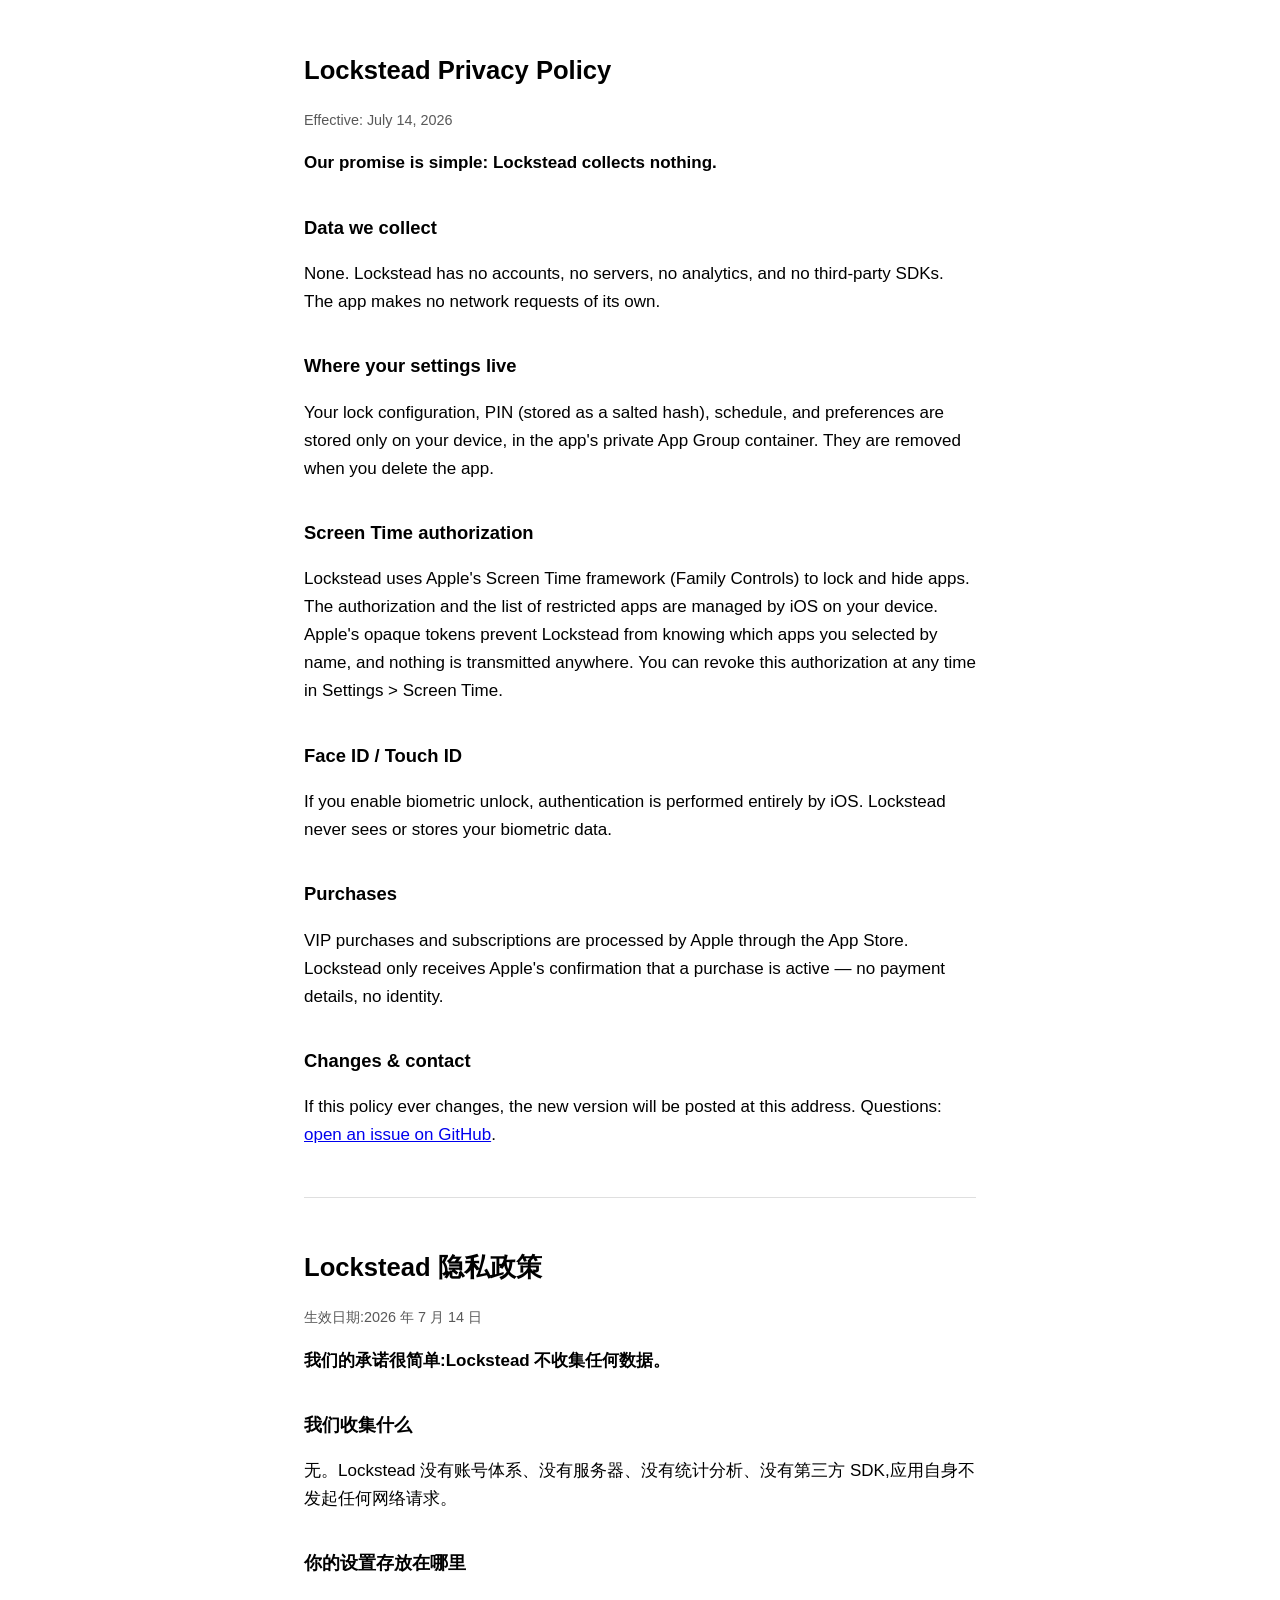
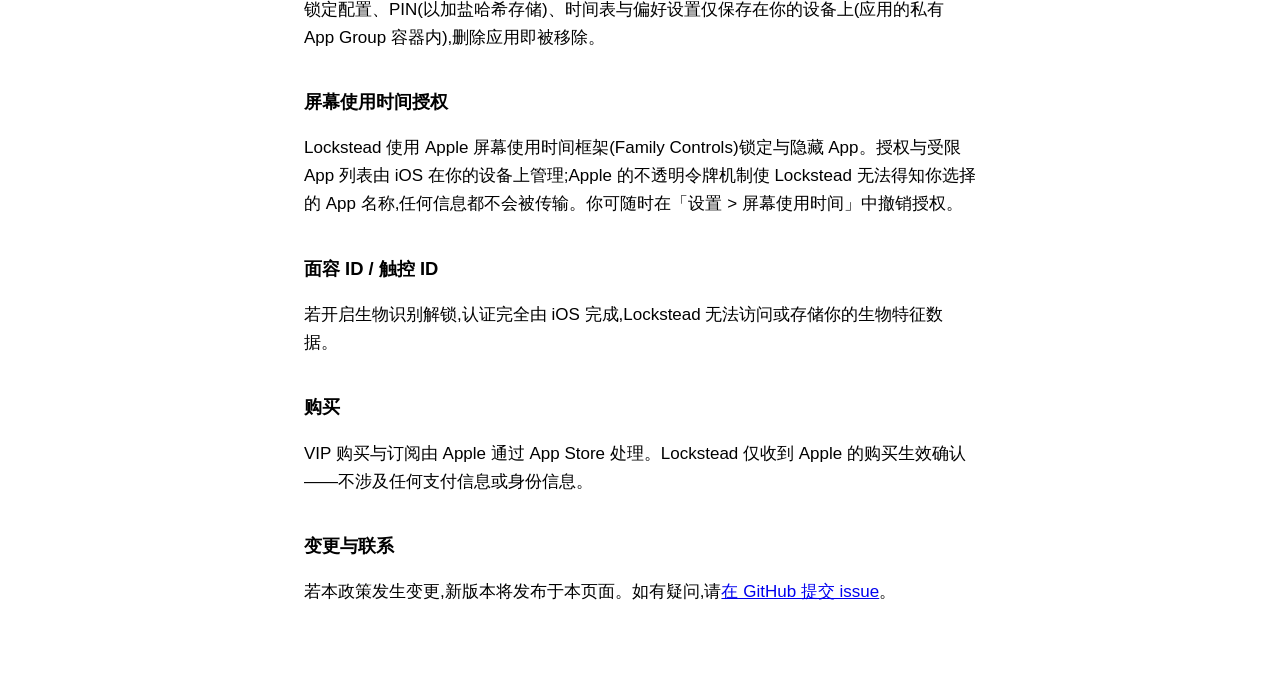
<file: privacy.html>
<!DOCTYPE html>
<html lang="en">
<head>
<meta charset="utf-8">
<meta name="viewport" content="width=device-width, initial-scale=1">
<title>Lockstead — Privacy Policy</title>
<style>
  :root { color-scheme: light dark; }
  body { max-width: 42rem; margin: 0 auto; padding: 2rem 1.25rem 4rem;
         font: 17px/1.65 -apple-system, "Helvetica Neue", "PingFang SC", sans-serif; }
  h1 { font-size: 1.6rem; } h2 { font-size: 1.15rem; margin-top: 2.2rem; }
  hr { margin: 3rem 0; border: none; border-top: 1px solid #8884; }
  .muted { opacity: .65; font-size: .9rem; }
</style>
</head>
<body>

<h1>Lockstead Privacy Policy</h1>
<p class="muted">Effective: July 14, 2026</p>

<p><strong>Our promise is simple: Lockstead collects nothing.</strong></p>

<h2>Data we collect</h2>
<p>None. Lockstead has no accounts, no servers, no analytics, and no third-party SDKs.
The app makes no network requests of its own.</p>

<h2>Where your settings live</h2>
<p>Your lock configuration, PIN (stored as a salted hash), schedule, and preferences are
stored only on your device, in the app's private App Group container. They are removed
when you delete the app.</p>

<h2>Screen Time authorization</h2>
<p>Lockstead uses Apple's Screen Time framework (Family Controls) to lock and hide apps.
The authorization and the list of restricted apps are managed by iOS on your device.
Apple's opaque tokens prevent Lockstead from knowing which apps you selected by name,
and nothing is transmitted anywhere. You can revoke this authorization at any time in
Settings &gt; Screen Time.</p>

<h2>Face ID / Touch ID</h2>
<p>If you enable biometric unlock, authentication is performed entirely by iOS.
Lockstead never sees or stores your biometric data.</p>

<h2>Purchases</h2>
<p>VIP purchases and subscriptions are processed by Apple through the App Store.
Lockstead only receives Apple's confirmation that a purchase is active — no payment
details, no identity.</p>

<h2>Changes & contact</h2>
<p>If this policy ever changes, the new version will be posted at this address.
Questions: <a href="https://github.com/materialofair/lockstead-site/issues">open an issue on GitHub</a>.</p>

<hr>

<h1 lang="zh-Hans">Lockstead 隐私政策</h1>
<p class="muted" lang="zh-Hans">生效日期:2026 年 7 月 14 日</p>

<div lang="zh-Hans">
<p><strong>我们的承诺很简单:Lockstead 不收集任何数据。</strong></p>

<h2>我们收集什么</h2>
<p>无。Lockstead 没有账号体系、没有服务器、没有统计分析、没有第三方 SDK,应用自身不发起任何网络请求。</p>

<h2>你的设置存放在哪里</h2>
<p>锁定配置、PIN(以加盐哈希存储)、时间表与偏好设置仅保存在你的设备上(应用的私有 App Group 容器内),删除应用即被移除。</p>

<h2>屏幕使用时间授权</h2>
<p>Lockstead 使用 Apple 屏幕使用时间框架(Family Controls)锁定与隐藏 App。授权与受限 App 列表由 iOS 在你的设备上管理;Apple 的不透明令牌机制使 Lockstead 无法得知你选择的 App 名称,任何信息都不会被传输。你可随时在「设置 &gt; 屏幕使用时间」中撤销授权。</p>

<h2>面容 ID / 触控 ID</h2>
<p>若开启生物识别解锁,认证完全由 iOS 完成,Lockstead 无法访问或存储你的生物特征数据。</p>

<h2>购买</h2>
<p>VIP 购买与订阅由 Apple 通过 App Store 处理。Lockstead 仅收到 Apple 的购买生效确认——不涉及任何支付信息或身份信息。</p>

<h2>变更与联系</h2>
<p>若本政策发生变更,新版本将发布于本页面。如有疑问,请<a href="https://github.com/materialofair/lockstead-site/issues">在 GitHub 提交 issue</a>。</p>
</div>

</body>
</html>
</file>
